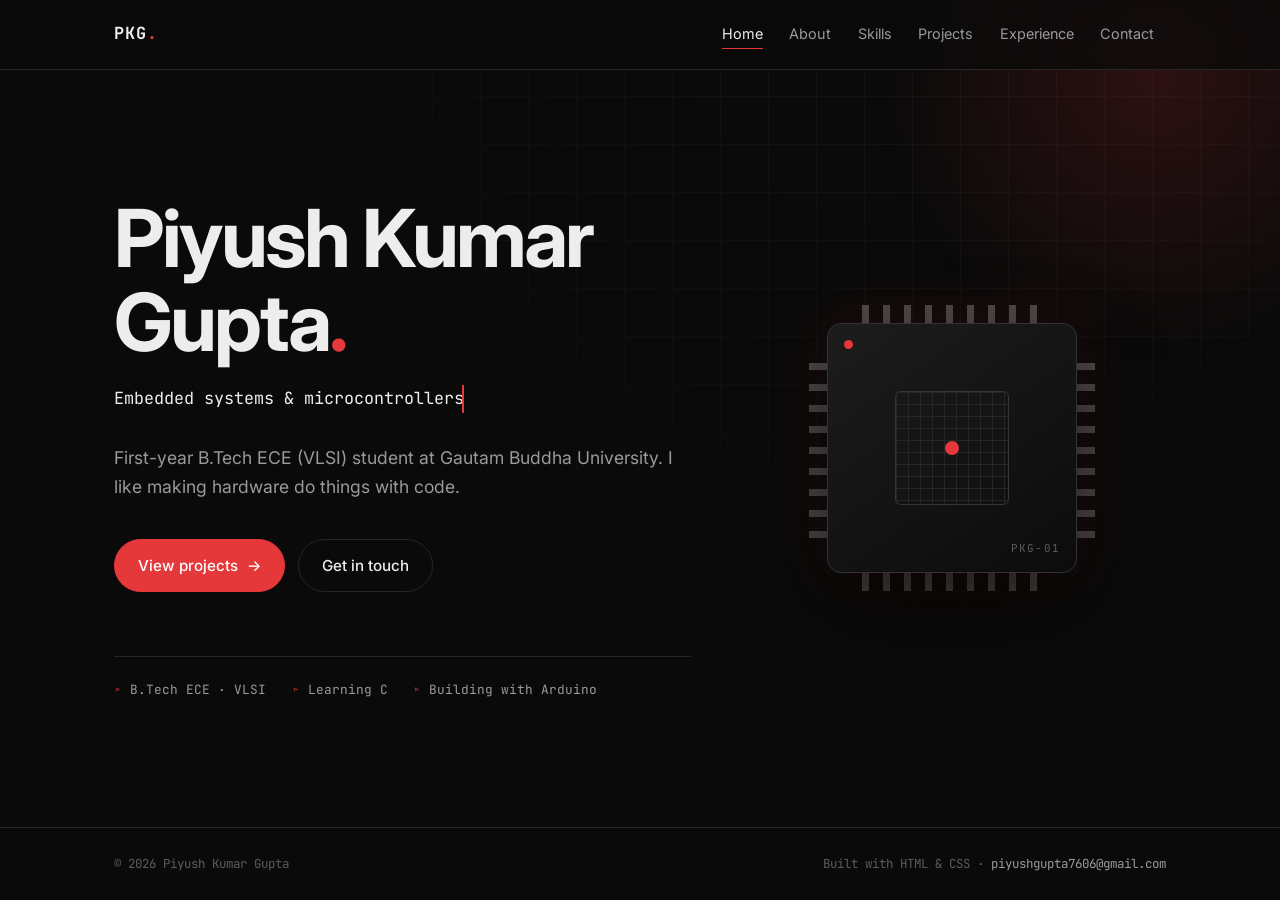
<file: index.html>
<!DOCTYPE html>
<html lang="en">
<head>
  <meta charset="UTF-8">
  <meta name="viewport" content="width=device-width, initial-scale=1.0">
  <title>Piyush Kumar Gupta | Portfolio</title>
  <meta name="description" content="Piyush Kumar Gupta, B.Tech ECE (VLSI) student interested in embedded systems and microcontrollers.">
  <link rel="icon" href="data:image/svg+xml,<svg xmlns='http://www.w3.org/2000/svg' viewBox='0 0 32 32'><rect width='32' height='32' rx='7' fill='%230a0a0a'/><circle cx='16' cy='16' r='6' fill='%23e5383b'/></svg>">

  <!-- Fonts (if offline, the site falls back to system fonts automatically) -->
  <link rel="preconnect" href="https://fonts.googleapis.com">
  <link rel="preconnect" href="https://fonts.gstatic.com" crossorigin>
  <link href="https://fonts.googleapis.com/css2?family=Inter:wght@400;500;600;700&family=JetBrains+Mono:wght@400;700&display=swap" rel="stylesheet">

  <link rel="stylesheet" href="css/style.css">
</head>
<body>

  <!-- ===== Header / Navigation ===== -->
  <header class="site-header">
    <div class="nav-wrap">
      <a href="index.html" class="logo">PKG<span class="accent">.</span></a>
      <nav class="nav" aria-label="Main navigation">
        <ul>
        <li><a href="index.html" aria-current="page">Home</a></li>
        <li><a href="about.html">About</a></li>
        <li><a href="skills.html">Skills</a></li>
        <li><a href="projects.html">Projects</a></li>
        <li><a href="experience.html">Experience</a></li>
        <li><a href="contact.html">Contact</a></li>
        </ul>
      </nav>
    </div>
  </header>

  <main class="hero">
    <div>
 
      <h1 class="reveal" style="--i:1">Piyush Kumar<br>Gupta<span class="accent">.</span></h1>

      <!-- Typewriter line. If you change this text, update "35" in style.css to the new character count -->
      <p class="typed">Embedded systems &amp; microcontrollers</p>

      <p class="lead reveal" style="--i:3">
        First-year B.Tech ECE (VLSI) student at Gautam Buddha University.
        I like making hardware do things with code.
      </p>

      <div class="cta reveal" style="--i:4">
        <a href="projects.html" class="btn btn-primary">View projects <span class="arrow">&rarr;</span></a>
        <a href="contact.html" class="btn">Get in touch</a>
      </div>

      <ul class="status reveal" style="--i:5">
        <li>B.Tech ECE &middot; VLSI</li>
        <li>Learning C</li>
        <li>Building with Arduino</li>
      </ul>
    </div>

    <!-- Decorative IC chip, drawn with pure CSS -->
    <div class="chip-stage reveal" style="--i:2" aria-hidden="true">
      <div class="chip">
        <span class="pins pins-v"></span>
        <span class="pins pins-h"></span>
        <div class="die">
          <div class="core"></div>
          <span class="chip-label">PKG-01</span>
        </div>
      </div>
    </div>
  </main>

  <!-- ===== Footer ===== -->
  <footer class="site-footer">
    <div class="footer-wrap">
      <span>&copy; 2026 Piyush Kumar Gupta</span>
      <span>Built with HTML &amp; CSS &middot; <a href="mailto:piyushgupta7606@gmail.com">piyushgupta7606@gmail.com</a></span>
    </div>
  </footer>

</body>
</html>
</file>
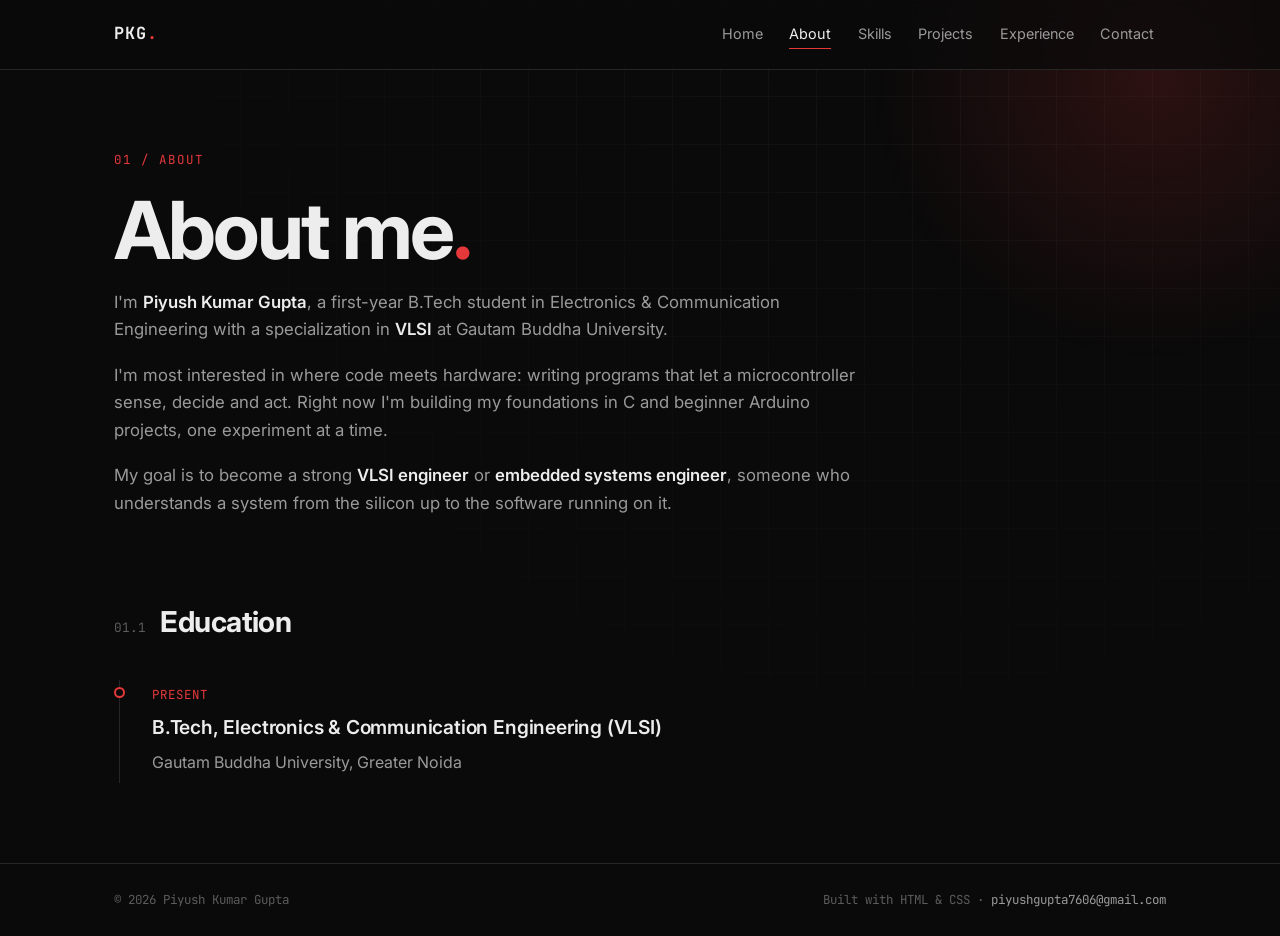
<file: about.html>
<!DOCTYPE html>
<html lang="en">
<head>
  <meta charset="UTF-8">
  <meta name="viewport" content="width=device-width, initial-scale=1.0">
  <title>About | Piyush Kumar Gupta</title>
  <meta name="description" content="Piyush Kumar Gupta, B.Tech ECE (VLSI) student interested in embedded systems and microcontrollers.">
  <link rel="icon" href="data:image/svg+xml,<svg xmlns='http://www.w3.org/2000/svg' viewBox='0 0 32 32'><rect width='32' height='32' rx='7' fill='%230a0a0a'/><circle cx='16' cy='16' r='6' fill='%23e5383b'/></svg>">

  <!-- Fonts (if offline, the site falls back to system fonts automatically) -->
  <link rel="preconnect" href="https://fonts.googleapis.com">
  <link rel="preconnect" href="https://fonts.gstatic.com" crossorigin>
  <link href="https://fonts.googleapis.com/css2?family=Inter:wght@400;500;600;700&family=JetBrains+Mono:wght@400;700&display=swap" rel="stylesheet">

  <link rel="stylesheet" href="css/style.css">
</head>
<body>

  <!-- ===== Header / Navigation ===== -->
  <header class="site-header">
    <div class="nav-wrap">
      <a href="index.html" class="logo">PKG<span class="accent">.</span></a>
      <nav class="nav" aria-label="Main navigation">
        <ul>
        <li><a href="index.html">Home</a></li>
        <li><a href="about.html" aria-current="page">About</a></li>
        <li><a href="skills.html">Skills</a></li>
        <li><a href="projects.html">Projects</a></li>
        <li><a href="experience.html">Experience</a></li>
        <li><a href="contact.html">Contact</a></li>
        </ul>
      </nav>
    </div>
  </header>

  <main>
    <p class="eyebrow reveal" style="--i:0">01 / About</p>
    <h1 class="reveal" style="--i:1">About me<span class="accent">.</span></h1>

    <div class="prose reveal" style="--i:2">
      <p>
        I'm <strong>Piyush Kumar Gupta</strong>, a first-year B.Tech student in
        Electronics &amp; Communication Engineering with a specialization in
        <strong>VLSI</strong> at Gautam Buddha University.
      </p>
      <p>
        I'm most interested in where code meets hardware: writing programs that let a
        microcontroller sense, decide and act. Right now I'm building my foundations in
        C and beginner Arduino projects, one experiment at a time.
      </p>
      <p>
        My goal is to become a strong <strong>VLSI engineer</strong> or
        <strong>embedded systems engineer</strong>, someone who understands a system
        from the silicon up to the software running on it.
      </p>
    </div>

    <div class="section-title reveal" style="--i:3">
      <span class="num">01.1</span><h2>Education</h2>
    </div>

    <ol class="timeline">
      <li class="scroll-reveal">
        <span class="when">PRESENT</span>
        <h3>B.Tech, Electronics &amp; Communication Engineering (VLSI)</h3>
        <p>Gautam Buddha University, Greater Noida</p>
      </li>
    </ol>
  </main>

  <!-- ===== Footer ===== -->
  <footer class="site-footer">
    <div class="footer-wrap">
      <span>&copy; 2026 Piyush Kumar Gupta</span>
      <span>Built with HTML &amp; CSS &middot; <a href="mailto:piyushgupta7606@gmail.com">piyushgupta7606@gmail.com</a></span>
    </div>
  </footer>

</body>
</html>
</file>
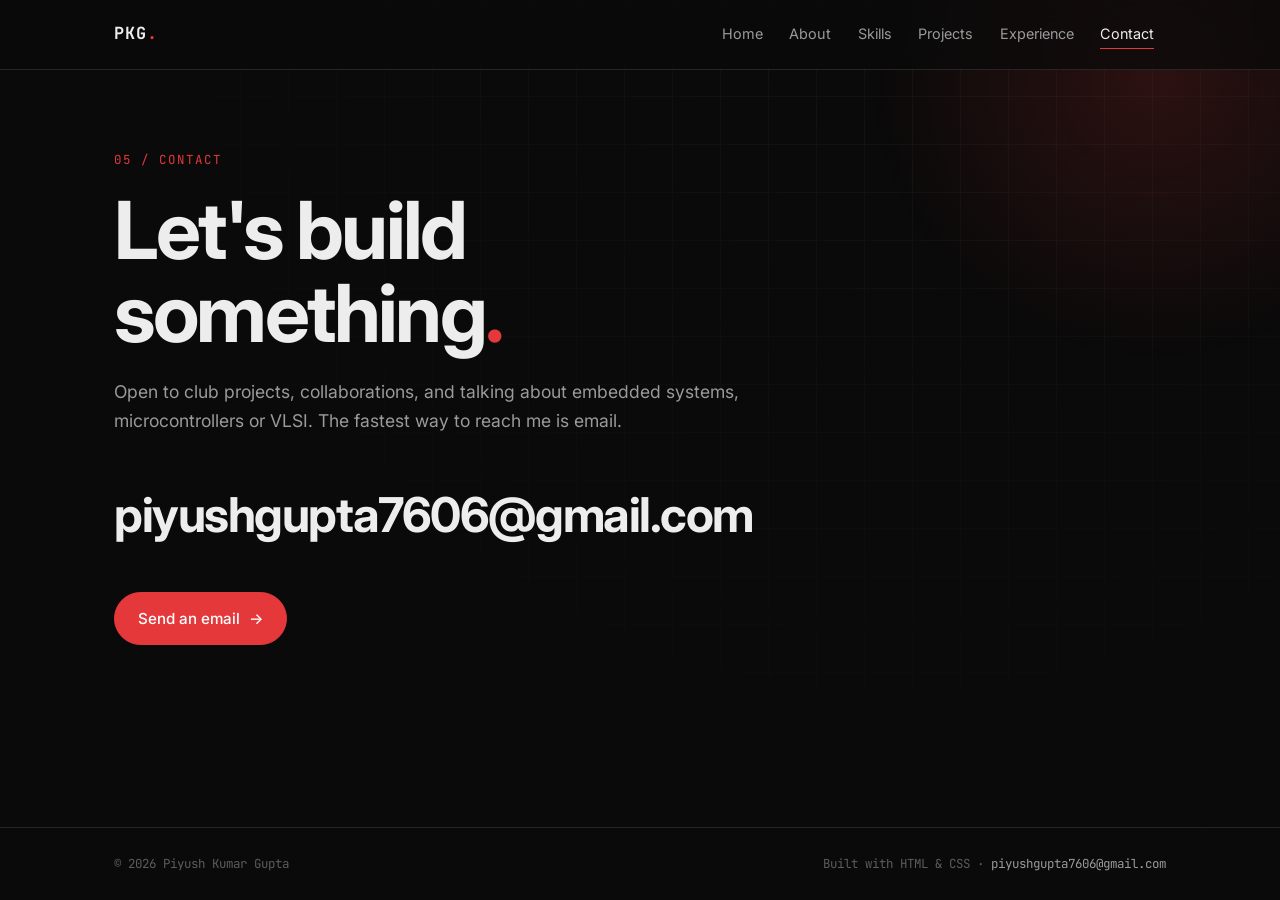
<file: contact.html>
<!DOCTYPE html>
<html lang="en">
<head>
  <meta charset="UTF-8">
  <meta name="viewport" content="width=device-width, initial-scale=1.0">
  <title>Contact | Piyush Kumar Gupta</title>
  <meta name="description" content="Piyush Kumar Gupta, B.Tech ECE (VLSI) student interested in embedded systems and microcontrollers.">
  <link rel="icon" href="data:image/svg+xml,<svg xmlns='http://www.w3.org/2000/svg' viewBox='0 0 32 32'><rect width='32' height='32' rx='7' fill='%230a0a0a'/><circle cx='16' cy='16' r='6' fill='%23e5383b'/></svg>">

  <!-- Fonts (if offline, the site falls back to system fonts automatically) -->
  <link rel="preconnect" href="https://fonts.googleapis.com">
  <link rel="preconnect" href="https://fonts.gstatic.com" crossorigin>
  <link href="https://fonts.googleapis.com/css2?family=Inter:wght@400;500;600;700&family=JetBrains+Mono:wght@400;700&display=swap" rel="stylesheet">

  <link rel="stylesheet" href="css/style.css">
</head>
<body>

  <!-- ===== Header / Navigation ===== -->
  <header class="site-header">
    <div class="nav-wrap">
      <a href="index.html" class="logo">PKG<span class="accent">.</span></a>
      <nav class="nav" aria-label="Main navigation">
        <ul>
        <li><a href="index.html">Home</a></li>
        <li><a href="about.html">About</a></li>
        <li><a href="skills.html">Skills</a></li>
        <li><a href="projects.html">Projects</a></li>
        <li><a href="experience.html">Experience</a></li>
        <li><a href="contact.html" aria-current="page">Contact</a></li>
        </ul>
      </nav>
    </div>
  </header>

  <main>
    <p class="eyebrow reveal" style="--i:0">05 / Contact</p>
    <h1 class="reveal" style="--i:1">Let's build<br>something<span class="accent">.</span></h1>
    <p class="lead reveal" style="--i:2">
      Open to club projects, collaborations, and talking about embedded systems,
      microcontrollers or VLSI. The fastest way to reach me is email.
    </p>

    <a class="mail-link reveal" style="--i:3" href="mailto:piyushgupta7606@gmail.com">
      piyushgupta7606@gmail.com
    </a>

    <div class="cta reveal" style="--i:4">
      <a href="mailto:piyushgupta7606@gmail.com" class="btn btn-primary">Send an email <span class="arrow">&rarr;</span></a>
      <!-- Add later, e.g.:
      <a href="https://github.com/your-username" class="btn">GitHub</a>
      <a href="https://linkedin.com/in/your-profile" class="btn">LinkedIn</a>
      <a href="resume.pdf" class="btn" download>Download resume</a>
      -->
    </div>
  </main>

  <!-- ===== Footer ===== -->
  <footer class="site-footer">
    <div class="footer-wrap">
      <span>&copy; 2026 Piyush Kumar Gupta</span>
      <span>Built with HTML &amp; CSS &middot; <a href="mailto:piyushgupta7606@gmail.com">piyushgupta7606@gmail.com</a></span>
    </div>
  </footer>

</body>
</html>
</file>
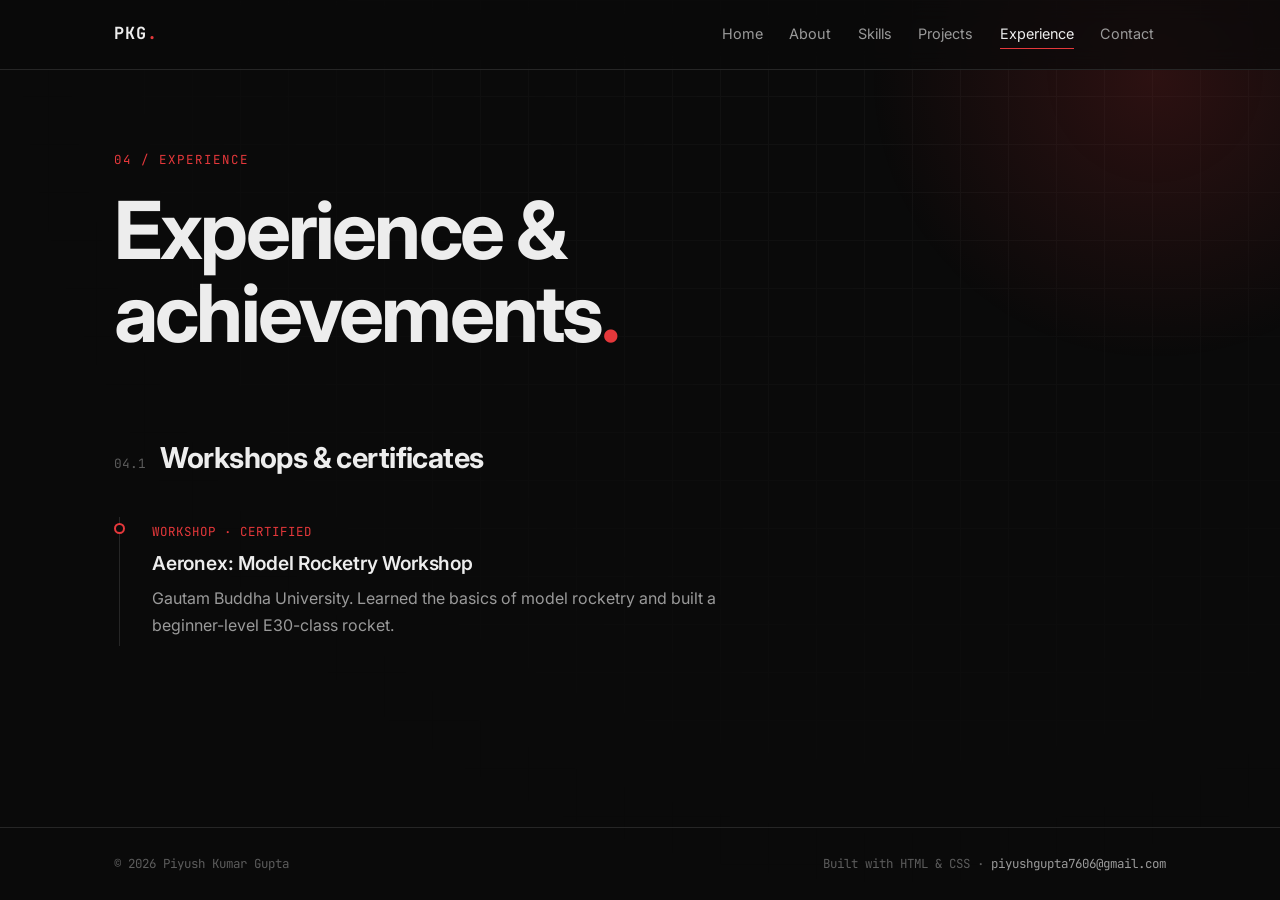
<file: experience.html>
<!DOCTYPE html>
<html lang="en">
<head>
  <meta charset="UTF-8">
  <meta name="viewport" content="width=device-width, initial-scale=1.0">
  <title>Experience | Piyush Kumar Gupta</title>
  <meta name="description" content="Piyush Kumar Gupta, B.Tech ECE (VLSI) student interested in embedded systems and microcontrollers.">
  <link rel="icon" href="data:image/svg+xml,<svg xmlns='http://www.w3.org/2000/svg' viewBox='0 0 32 32'><rect width='32' height='32' rx='7' fill='%230a0a0a'/><circle cx='16' cy='16' r='6' fill='%23e5383b'/></svg>">

  <!-- Fonts (if offline, the site falls back to system fonts automatically) -->
  <link rel="preconnect" href="https://fonts.googleapis.com">
  <link rel="preconnect" href="https://fonts.gstatic.com" crossorigin>
  <link href="https://fonts.googleapis.com/css2?family=Inter:wght@400;500;600;700&family=JetBrains+Mono:wght@400;700&display=swap" rel="stylesheet">

  <link rel="stylesheet" href="css/style.css">
</head>
<body>

  <!-- ===== Header / Navigation ===== -->
  <header class="site-header">
    <div class="nav-wrap">
      <a href="index.html" class="logo">PKG<span class="accent">.</span></a>
      <nav class="nav" aria-label="Main navigation">
        <ul>
        <li><a href="index.html">Home</a></li>
        <li><a href="about.html">About</a></li>
        <li><a href="skills.html">Skills</a></li>
        <li><a href="projects.html">Projects</a></li>
        <li><a href="experience.html" aria-current="page">Experience</a></li>
        <li><a href="contact.html">Contact</a></li>
        </ul>
      </nav>
    </div>
  </header>

  <main>
    <p class="eyebrow reveal" style="--i:0">04 / Experience</p>
    <h1 class="reveal" style="--i:1">Experience &amp;<br>achievements<span class="accent">.</span></h1>

    <div class="section-title reveal" style="--i:2">
      <span class="num">04.1</span><h2>Workshops &amp; certificates</h2>
    </div>

    <ol class="timeline">
      <li class="scroll-reveal">
        <span class="when">WORKSHOP &middot; CERTIFIED</span>
        <h3>Aeronex: Model Rocketry Workshop</h3>
        <p>
          Gautam Buddha University. Learned the basics of model rocketry and built a
          beginner-level E30-class rocket.
        </p>
      </li>
    </ol>

   

  
  </main>

  <!-- ===== Footer ===== -->
  <footer class="site-footer">
    <div class="footer-wrap">
      <span>&copy; 2026 Piyush Kumar Gupta</span>
      <span>Built with HTML &amp; CSS &middot; <a href="mailto:piyushgupta7606@gmail.com">piyushgupta7606@gmail.com</a></span>
    </div>
  </footer>

</body>
</html>
</file>
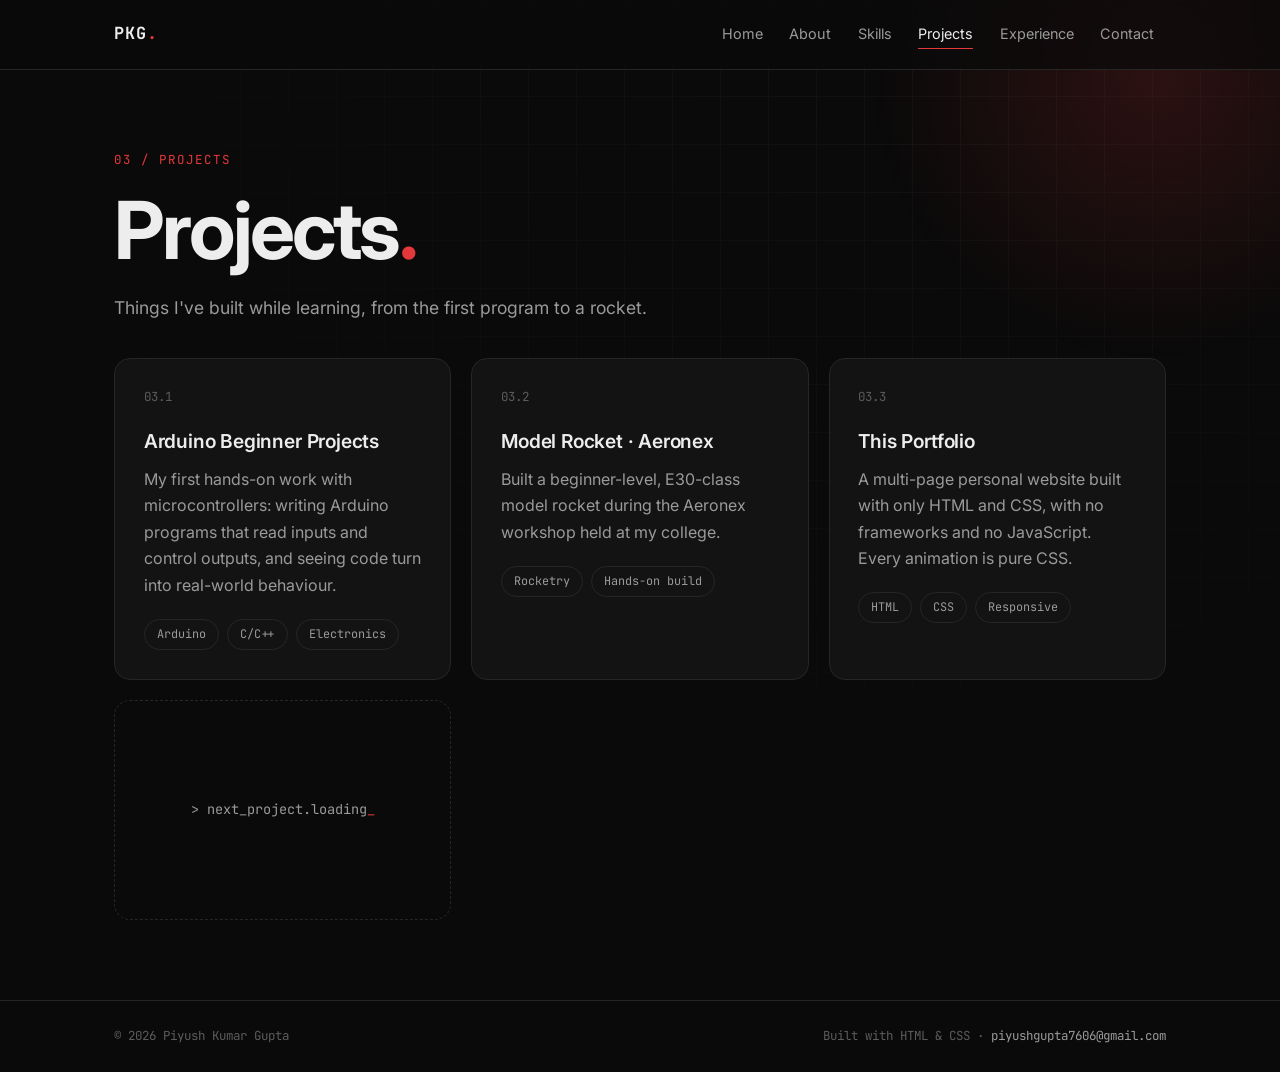
<file: projects.html>
<!DOCTYPE html>
<html lang="en">
<head>
  <meta charset="UTF-8">
  <meta name="viewport" content="width=device-width, initial-scale=1.0">
  <title>Projects | Piyush Kumar Gupta</title>
  <meta name="description" content="Piyush Kumar Gupta, B.Tech ECE (VLSI) student interested in embedded systems and microcontrollers.">
  <link rel="icon" href="data:image/svg+xml,<svg xmlns='http://www.w3.org/2000/svg' viewBox='0 0 32 32'><rect width='32' height='32' rx='7' fill='%230a0a0a'/><circle cx='16' cy='16' r='6' fill='%23e5383b'/></svg>">

  <!-- Fonts (if offline, the site falls back to system fonts automatically) -->
  <link rel="preconnect" href="https://fonts.googleapis.com">
  <link rel="preconnect" href="https://fonts.gstatic.com" crossorigin>
  <link href="https://fonts.googleapis.com/css2?family=Inter:wght@400;500;600;700&family=JetBrains+Mono:wght@400;700&display=swap" rel="stylesheet">

  <link rel="stylesheet" href="css/style.css">
</head>
<body>

  <!-- ===== Header / Navigation ===== -->
  <header class="site-header">
    <div class="nav-wrap">
      <a href="index.html" class="logo">PKG<span class="accent">.</span></a>
      <nav class="nav" aria-label="Main navigation">
        <ul>
        <li><a href="index.html">Home</a></li>
        <li><a href="about.html">About</a></li>
        <li><a href="skills.html">Skills</a></li>
        <li><a href="projects.html" aria-current="page">Projects</a></li>
        <li><a href="experience.html">Experience</a></li>
        <li><a href="contact.html">Contact</a></li>
        </ul>
      </nav>
    </div>
  </header>

  <main>
    <p class="eyebrow reveal" style="--i:0">03 / Projects</p>
    <h1 class="reveal" style="--i:1">Projects<span class="accent">.</span></h1>
    <p class="lead reveal" style="--i:2">
      Things I've built while learning, from the first program to a rocket.
    </p>

    <div class="grid">
      <!-- TIP: replace this card with your real Arduino projects, one card each
           (e.g. title of the project + what it does + parts used). -->
      <article class="card scroll-reveal">
        <span class="num">03.1</span>
        <h3>Arduino Beginner Projects</h3>
        <p>
          My first hands-on work with microcontrollers: writing Arduino programs that
          read inputs and control outputs, and seeing code turn into real-world behaviour.
        </p>
        <ul class="tags"><li>Arduino</li><li>C/C++</li><li>Electronics</li></ul>
      </article>

      <article class="card scroll-reveal">
        <span class="num">03.2</span>
        <h3>Model Rocket &middot; Aeronex</h3>
        <p>
          Built a beginner-level, E30-class model rocket during the Aeronex workshop
          held at my college.
        </p>
        <ul class="tags"><li>Rocketry</li><li>Hands-on build</li></ul>
      </article>

      <article class="card scroll-reveal">
        <span class="num">03.3</span>
        <h3>This Portfolio</h3>
        <p>
          A multi-page personal website built with only HTML and CSS, with no frameworks
          and no JavaScript. Every animation is pure CSS.
        </p>
        <ul class="tags"><li>HTML</li><li>CSS</li><li>Responsive</li></ul>
      </article>

      <article class="card ghost scroll-reveal">
        <p>&gt; next_project.loading<span class="accent">_</span></p>
      </article>
    </div>
  </main>

  <!-- ===== Footer ===== -->
  <footer class="site-footer">
    <div class="footer-wrap">
      <span>&copy; 2026 Piyush Kumar Gupta</span>
      <span>Built with HTML &amp; CSS &middot; <a href="mailto:piyushgupta7606@gmail.com">piyushgupta7606@gmail.com</a></span>
    </div>
  </footer>

</body>
</html>
</file>
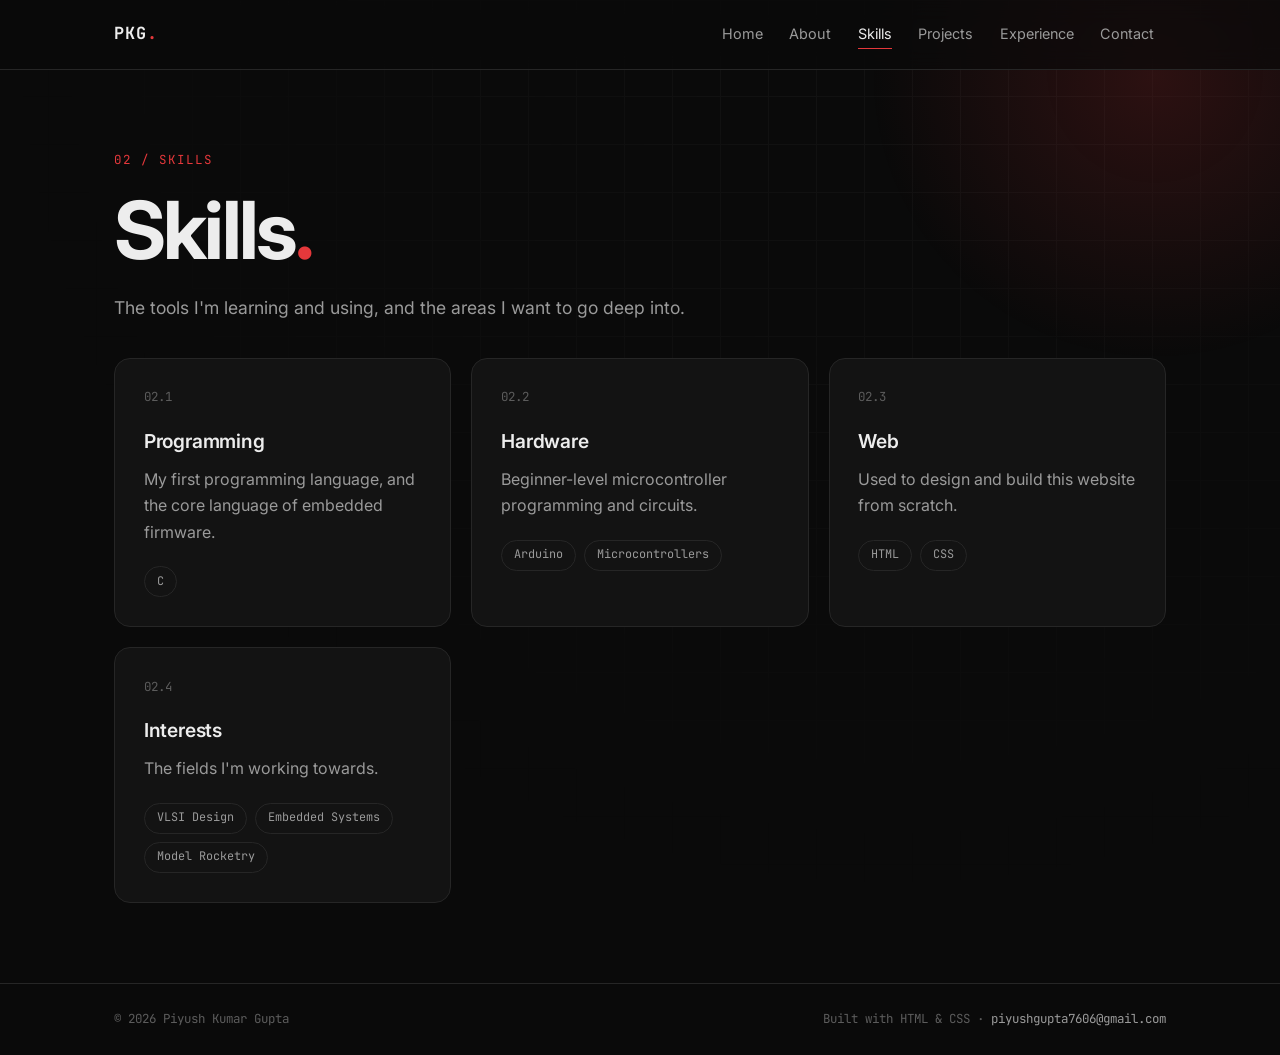
<file: skills.html>
<!DOCTYPE html>
<html lang="en">
<head>
  <meta charset="UTF-8">
  <meta name="viewport" content="width=device-width, initial-scale=1.0">
  <title>Skills | Piyush Kumar Gupta</title>
  <meta name="description" content="Piyush Kumar Gupta, B.Tech ECE (VLSI) student interested in embedded systems and microcontrollers.">
  <link rel="icon" href="data:image/svg+xml,<svg xmlns='http://www.w3.org/2000/svg' viewBox='0 0 32 32'><rect width='32' height='32' rx='7' fill='%230a0a0a'/><circle cx='16' cy='16' r='6' fill='%23e5383b'/></svg>">

  <!-- Fonts (if offline, the site falls back to system fonts automatically) -->
  <link rel="preconnect" href="https://fonts.googleapis.com">
  <link rel="preconnect" href="https://fonts.gstatic.com" crossorigin>
  <link href="https://fonts.googleapis.com/css2?family=Inter:wght@400;500;600;700&family=JetBrains+Mono:wght@400;700&display=swap" rel="stylesheet">

  <link rel="stylesheet" href="css/style.css">
</head>
<body>

  <!-- ===== Header / Navigation ===== -->
  <header class="site-header">
    <div class="nav-wrap">
      <a href="index.html" class="logo">PKG<span class="accent">.</span></a>
      <nav class="nav" aria-label="Main navigation">
        <ul>
        <li><a href="index.html">Home</a></li>
        <li><a href="about.html">About</a></li>
        <li><a href="skills.html" aria-current="page">Skills</a></li>
        <li><a href="projects.html">Projects</a></li>
        <li><a href="experience.html">Experience</a></li>
        <li><a href="contact.html">Contact</a></li>
        </ul>
      </nav>
    </div>
  </header>

  <main>
    <p class="eyebrow reveal" style="--i:0">02 / Skills</p>
    <h1 class="reveal" style="--i:1">Skills<span class="accent">.</span></h1>
    <p class="lead reveal" style="--i:2">
      The tools I'm learning and using, and the areas I want to go deep into.
    </p>

    <div class="grid">
      <article class="card scroll-reveal">
        <span class="num">02.1</span>
        <h3>Programming</h3>
        <p>My first programming language, and the core language of embedded firmware.</p>
        <ul class="tags"><li>C</li></ul>
      </article>

      <article class="card scroll-reveal">
        <span class="num">02.2</span>
        <h3>Hardware</h3>
        <p>Beginner-level microcontroller programming and circuits.</p>
        <ul class="tags"><li>Arduino</li><li>Microcontrollers</li></ul>
      </article>

      <article class="card scroll-reveal">
        <span class="num">02.3</span>
        <h3>Web</h3>
        <p>Used to design and build this website from scratch.</p>
        <ul class="tags"><li>HTML</li><li>CSS</li></ul>
      </article>

      <article class="card scroll-reveal">
        <span class="num">02.4</span>
        <h3>Interests</h3>
        <p>The fields I'm working towards.</p>
        <ul class="tags">
          <li>VLSI Design</li><li>Embedded Systems</li><li>Model Rocketry</li>
        </ul>
      </article>
    </div>
  </main>

  <!-- ===== Footer ===== -->
  <footer class="site-footer">
    <div class="footer-wrap">
      <span>&copy; 2026 Piyush Kumar Gupta</span>
      <span>Built with HTML &amp; CSS &middot; <a href="mailto:piyushgupta7606@gmail.com">piyushgupta7606@gmail.com</a></span>
    </div>
  </footer>

</body>
</html>
</file>
<file: css/style.css>
/* =========================================================
   Piyush Kumar Gupta — Portfolio
   Pure CSS. No JavaScript. Dark + minimal + red accent.
   ========================================================= */

/* ---------- 1. Design tokens (change colours here) ---------- */
:root {
  --bg: #0a0a0a;
  --surface: #131313;
  --line: #262626;
  --text: #ededed;
  --muted: #9a9a9a;
  --dim: #5c5c5c;
  --red: #e5383b;
  --red-deep: #b3131b;

  --sans: "Inter", system-ui, -apple-system, "Segoe UI", Roboto, sans-serif;
  --mono: "JetBrains Mono", ui-monospace, Consolas, "Courier New", monospace;

  --maxw: 1100px;
  --ease: cubic-bezier(0.2, 0.7, 0.2, 1);
}

/* ---------- 2. Reset ---------- */
*, *::before, *::after { box-sizing: border-box; margin: 0; padding: 0; }
html { color-scheme: dark; scroll-behavior: smooth; }

body {
  min-height: 100vh;
  display: flex;
  flex-direction: column;
  background: var(--bg);
  color: var(--text);
  font-family: var(--sans);
  line-height: 1.65;
  -webkit-font-smoothing: antialiased;
  overflow-x: hidden;
}

::selection { background: var(--red); color: #fff; }

/* Background: faint circuit-style grid that fades out */
body::before {
  content: "";
  position: fixed;
  inset: 0;
  z-index: -2;
  background-image:
    linear-gradient(var(--line) 1px, transparent 1px),
    linear-gradient(90deg, var(--line) 1px, transparent 1px);
  background-size: 48px 48px;
  opacity: 0.35;
  -webkit-mask-image: radial-gradient(ellipse at 70% 0%, #000 0%, transparent 70%);
          mask-image: radial-gradient(ellipse at 70% 0%, #000 0%, transparent 70%);
}

/* Background: slow-moving red glow */
body::after {
  content: "";
  position: fixed;
  top: -250px;
  right: -200px;
  width: 650px;
  height: 650px;
  z-index: -1;
  background: radial-gradient(circle, rgba(229, 56, 59, 0.16), transparent 62%);
  animation: drift 16s ease-in-out infinite alternate;
  pointer-events: none;
}

@keyframes drift {
  to { translate: -180px 160px; }
}

/* ---------- 3. Page transitions (Chrome/Edge when served over http) ---------- */
@view-transition { navigation: auto; }

/* ---------- 4. Header + navigation ---------- */
.site-header {
  position: sticky;
  top: 0;
  z-index: 10;
  background: rgba(10, 10, 10, 0.72);
  -webkit-backdrop-filter: blur(12px);
          backdrop-filter: blur(12px);
  border-bottom: 1px solid var(--line);
  view-transition-name: site-header; /* header stays still while pages swap */
}

.nav-wrap {
  max-width: var(--maxw);
  margin: 0 auto;
  padding: 1rem 1.5rem;
  display: flex;
  justify-content: space-between;
  align-items: center;
  gap: 1rem;
}

.logo {
  font-family: var(--mono);
  font-weight: 700;
  font-size: 1.05rem;
  letter-spacing: 0.06em;
  color: var(--text);
  text-decoration: none;
}

.nav ul {
  display: flex;
  gap: 0.15rem;
  list-style: none;
}

.nav a {
  position: relative;
  display: block;
  padding: 0.4rem 0.75rem;
  color: var(--muted);
  text-decoration: none;
  font-size: 0.9rem;
  transition: color 0.25s;
}

/* red underline that draws in on hover */
.nav a::after {
  content: "";
  position: absolute;
  left: 0.75rem;
  right: 0.75rem;
  bottom: 0.2rem;
  height: 1px;
  background: var(--red);
  transform: scaleX(0);
  transform-origin: right;
  transition: transform 0.35s var(--ease);
}

.nav a:hover,
.nav a[aria-current="page"] { color: var(--text); }

.nav a:hover::after,
.nav a[aria-current="page"]::after {
  transform: scaleX(1);
  transform-origin: left;
}

/* ---------- 5. Layout ---------- */
main {
  flex: 1;
  width: 100%;
  max-width: var(--maxw);
  margin: 0 auto;
  padding: 5rem 1.5rem 5rem;
}

/* ---------- 6. Typography ---------- */
h1 {
  font-size: clamp(2.6rem, 7vw, 5rem);
  line-height: 1.04;
  letter-spacing: -0.035em;
  font-weight: 700;
}

h2 {
  font-size: clamp(1.4rem, 3vw, 1.8rem);
  letter-spacing: -0.02em;
  font-weight: 700;
}

h3 {
  font-size: 1.2rem;
  letter-spacing: -0.01em;
  font-weight: 600;
}

.accent { color: var(--red); }

.eyebrow {
  font-family: var(--mono);
  font-size: 0.78rem;
  color: var(--red);
  letter-spacing: 0.16em;
  text-transform: uppercase;
  margin-bottom: 1.1rem;
}

.lead {
  color: var(--muted);
  font-size: 1.1rem;
  max-width: 62ch;
  margin-top: 1.4rem;
}

.prose p {
  color: var(--muted);
  max-width: 68ch;
  margin-top: 1.1rem;
  font-size: 1.05rem;
}
.prose strong { color: var(--text); font-weight: 600; }

.section-title {
  display: flex;
  align-items: baseline;
  gap: 0.9rem;
  margin-top: 5rem;
}
.section-title .num {
  font-family: var(--mono);
  font-size: 0.8rem;
  color: var(--dim);
}

/* ---------- 7. Load animations ---------- */
/* Add class="reveal" and style="--i:2" to stagger elements on page load */
.reveal {
  animation: rise 0.9s var(--ease) both;
  animation-delay: calc(var(--i, 0) * 110ms);
}

@keyframes rise {
  from { opacity: 0; translate: 0 26px; }
  to   { opacity: 1; translate: 0 0; }
}

/* Cards animate in as you scroll (supported browsers only — otherwise just visible) */
@supports (animation-timeline: view()) {
  .scroll-reveal {
    animation: rise linear both;
    animation-timeline: view();
    animation-range: entry 0% entry 45%;
  }
}

/* ---------- 8. Home: hero ---------- */
.hero {
  display: grid;
  grid-template-columns: 1.35fr 1fr;
  align-items: center;
  gap: 3rem;
  min-height: calc(100vh - 260px);
}

/* typewriter line — width in "ch" must equal the number of characters (35) */
.typed {
  display: inline-block;
  margin-top: 1.4rem;
  font-family: var(--mono);
  font-size: clamp(0.82rem, 2.2vw, 1.05rem);
  color: var(--text);
  white-space: nowrap;
  overflow: hidden;
  border-right: 2px solid var(--red);
  width: 35ch;
  animation:
    typing 2.2s steps(35) 0.7s both,
    blink 0.85s step-end infinite;
}

@keyframes typing { from { width: 0; } to { width: 35ch; } }
@keyframes blink  { 50% { border-color: transparent; } }

.cta {
  display: flex;
  flex-wrap: wrap;
  gap: 0.8rem;
  margin-top: 2.4rem;
}

.status {
  display: flex;
  flex-wrap: wrap;
  gap: 0.6rem 1.6rem;
  margin-top: 4rem;
  padding-top: 1.4rem;
  border-top: 1px solid var(--line);
  font-family: var(--mono);
  font-size: 0.8rem;
  color: var(--muted);
  list-style: none;
}
.status li::before { content: "▹ "; color: var(--red); }

/* ---------- 9. Buttons ---------- */
.btn {
  display: inline-flex;
  align-items: center;
  gap: 0.55rem;
  padding: 0.8rem 1.45rem;
  border: 1px solid var(--line);
  border-radius: 999px;
  color: var(--text);
  text-decoration: none;
  font-size: 0.95rem;
  font-weight: 500;
  transition: border-color 0.25s, background-color 0.25s, transform 0.25s var(--ease);
}
.btn:hover { border-color: var(--text); transform: translateY(-2px); }

.btn-primary { background: var(--red); border-color: var(--red); color: #fff; }
.btn-primary:hover { background: var(--red-deep); border-color: var(--red-deep); }

.btn .arrow { transition: transform 0.25s var(--ease); }
.btn:hover .arrow { transform: translateX(4px); }

/* ---------- 10. Home: CSS-only IC chip graphic ---------- */
.chip-stage {
  display: grid;
  place-items: center;
  padding: 2.5rem;
}

.chip {
  position: relative;
  width: min(250px, 70vw);
  aspect-ratio: 1;
  animation: float 6s ease-in-out infinite;
}

@keyframes float {
  50% { translate: 0 -14px; }
}

/* pins = striped bars sticking out behind the chip body */
.pins { position: absolute; }
.pins-v {
  inset: -18px 14%;
  background: repeating-linear-gradient(90deg, #4a4a4a 0 7px, transparent 7px 21px);
}
.pins-h {
  inset: 14% -18px;
  background: repeating-linear-gradient(0deg, #4a4a4a 0 7px, transparent 7px 21px);
}

.die {
  position: absolute;
  inset: 0;
  display: grid;
  place-items: center;
  border-radius: 14px;
  border: 1px solid #333;
  background: linear-gradient(145deg, #1c1c1c, #0c0c0c);
  box-shadow: 0 30px 80px rgba(0, 0, 0, 0.65), 0 0 70px rgba(229, 56, 59, 0.14);
}

/* pin-1 marker */
.die::before {
  content: "";
  position: absolute;
  top: 16px;
  left: 16px;
  width: 9px;
  height: 9px;
  border-radius: 50%;
  background: var(--red);
}

.core {
  position: relative;
  width: 46%;
  aspect-ratio: 1;
  border: 1px solid #353535;
  border-radius: 6px;
  background-image:
    linear-gradient(#262626 1px, transparent 1px),
    linear-gradient(90deg, #262626 1px, transparent 1px);
  background-size: 12px 12px;
}

/* glowing pulse in the middle of the core */
.core::after {
  content: "";
  position: absolute;
  inset: 0;
  margin: auto;
  width: 14px;
  height: 14px;
  border-radius: 50%;
  background: var(--red);
  animation: pulse 2.4s ease-out infinite;
}

@keyframes pulse {
  0%   { box-shadow: 0 0 0 0 rgba(229, 56, 59, 0.55); }
  100% { box-shadow: 0 0 0 34px rgba(229, 56, 59, 0); }
}

.chip-label {
  position: absolute;
  bottom: 14px;
  right: 16px;
  font-family: var(--mono);
  font-size: 0.68rem;
  color: var(--dim);
  letter-spacing: 0.12em;
}

/* ---------- 11. Cards ---------- */
.grid {
  display: grid;
  grid-template-columns: repeat(auto-fill, minmax(280px, 1fr));
  gap: 1.25rem;
  margin-top: 2.2rem;
}

.card {
  position: relative;
  padding: 1.8rem;
  background: var(--surface);
  border: 1px solid var(--line);
  border-radius: 16px;
  overflow: hidden;
  transition: transform 0.35s var(--ease), border-color 0.35s;
}

/* red line that sweeps across the top on hover */
.card::before {
  content: "";
  position: absolute;
  top: 0;
  left: 0;
  width: 100%;
  height: 2px;
  background: var(--red);
  transform: scaleX(0);
  transform-origin: left;
  transition: transform 0.5s var(--ease);
}

.card:hover { transform: translateY(-5px); border-color: #3a3a3a; }
.card:hover::before { transform: scaleX(1); }

.card .num {
  display: block;
  font-family: var(--mono);
  font-size: 0.78rem;
  color: var(--dim);
  margin-bottom: 1.1rem;
}
.card h3 { margin-bottom: 0.55rem; }
.card p { color: var(--muted); }

.card.ghost {
  display: grid;
  place-items: center;
  min-height: 220px;
  background: transparent;
  border-style: dashed;
  text-align: center;
}
.card.ghost p { font-family: var(--mono); font-size: 0.85rem; }

.tags {
  display: flex;
  flex-wrap: wrap;
  gap: 0.5rem;
  margin-top: 1.3rem;
  list-style: none;
}
.tags li {
  font-family: var(--mono);
  font-size: 0.74rem;
  padding: 0.3rem 0.75rem;
  border: 1px solid var(--line);
  border-radius: 999px;
  color: var(--muted);
  transition: border-color 0.25s, color 0.25s;
}
.card:hover .tags li { border-color: #3a3a3a; color: var(--text); }

/* ---------- 12. Timeline ---------- */
.timeline {
  list-style: none;
  margin-top: 2.2rem;
  margin-left: 5px;
  padding-left: 2rem;
  border-left: 1px solid var(--line);
}
.timeline li { position: relative; padding-bottom: 2.6rem; }
.timeline li:last-child { padding-bottom: 0.5rem; }

.timeline li::before {
  content: "";
  position: absolute;
  left: calc(-2rem - 6px);
  top: 0.4rem;
  width: 11px;
  height: 11px;
  border-radius: 50%;
  background: var(--bg);
  border: 2px solid var(--red);
}

.timeline .when {
  font-family: var(--mono);
  font-size: 0.78rem;
  color: var(--red);
  letter-spacing: 0.08em;
}
.timeline h3 { margin: 0.3rem 0 0.35rem; }
.timeline p { color: var(--muted); max-width: 60ch; }

/* ---------- 13. Stat block ---------- */
.stat {
  font-size: clamp(3rem, 8vw, 4.5rem);
  font-weight: 700;
  letter-spacing: -0.04em;
  line-height: 1;
}
.stat small { font-size: 0.4em; color: var(--red); }

/* ---------- 14. Contact ---------- */
.mail-link {
  display: inline-block;
  margin-top: 2.5rem;
  font-size: clamp(1.3rem, 4.6vw, 3rem);
  font-weight: 700;
  letter-spacing: -0.03em;
  color: var(--text);
  text-decoration: none;
  overflow-wrap: anywhere;
  background-image: linear-gradient(var(--red), var(--red));
  background-repeat: no-repeat;
  background-position: 0 100%;
  background-size: 0% 3px;
  transition: background-size 0.5s var(--ease), color 0.3s;
}
.mail-link:hover { background-size: 100% 3px; }

/* ---------- 15. Footer ---------- */
.site-footer { border-top: 1px solid var(--line); }
.footer-wrap {
  max-width: var(--maxw);
  margin: 0 auto;
  padding: 1.6rem 1.5rem;
  display: flex;
  flex-wrap: wrap;
  justify-content: space-between;
  gap: 0.6rem;
  font-family: var(--mono);
  font-size: 0.78rem;
  color: var(--dim);
}
.footer-wrap a { color: var(--muted); text-decoration: none; }
.footer-wrap a:hover { color: var(--red); }

/* ---------- 16. Responsive ---------- */
@media (max-width: 860px) {
  .hero { grid-template-columns: 1fr; gap: 1rem; min-height: auto; }
  .chip-stage { order: -1; padding: 1.5rem 0 1rem; }
  .chip { width: 150px; }
}

@media (max-width: 720px) {
  .nav-wrap { flex-direction: column; align-items: flex-start; gap: 0.4rem; }
  .nav { width: 100%; }
  .nav ul { gap: 0; flex-wrap: wrap; margin-left: -0.6rem; }
  .nav a { padding: 0.35rem 0.6rem; font-size: 0.85rem; white-space: nowrap; }
  main { padding: 3rem 1.25rem 4rem; }
  .section-title { margin-top: 3.5rem; }
}

/* ---------- 17. Accessibility: respect "reduce motion" ---------- */
@media (prefers-reduced-motion: reduce) {
  *, *::before, *::after {
    animation: none !important;
    transition: none !important;
  }
  .typed { width: auto; border-right: 0; }
}
</file>
